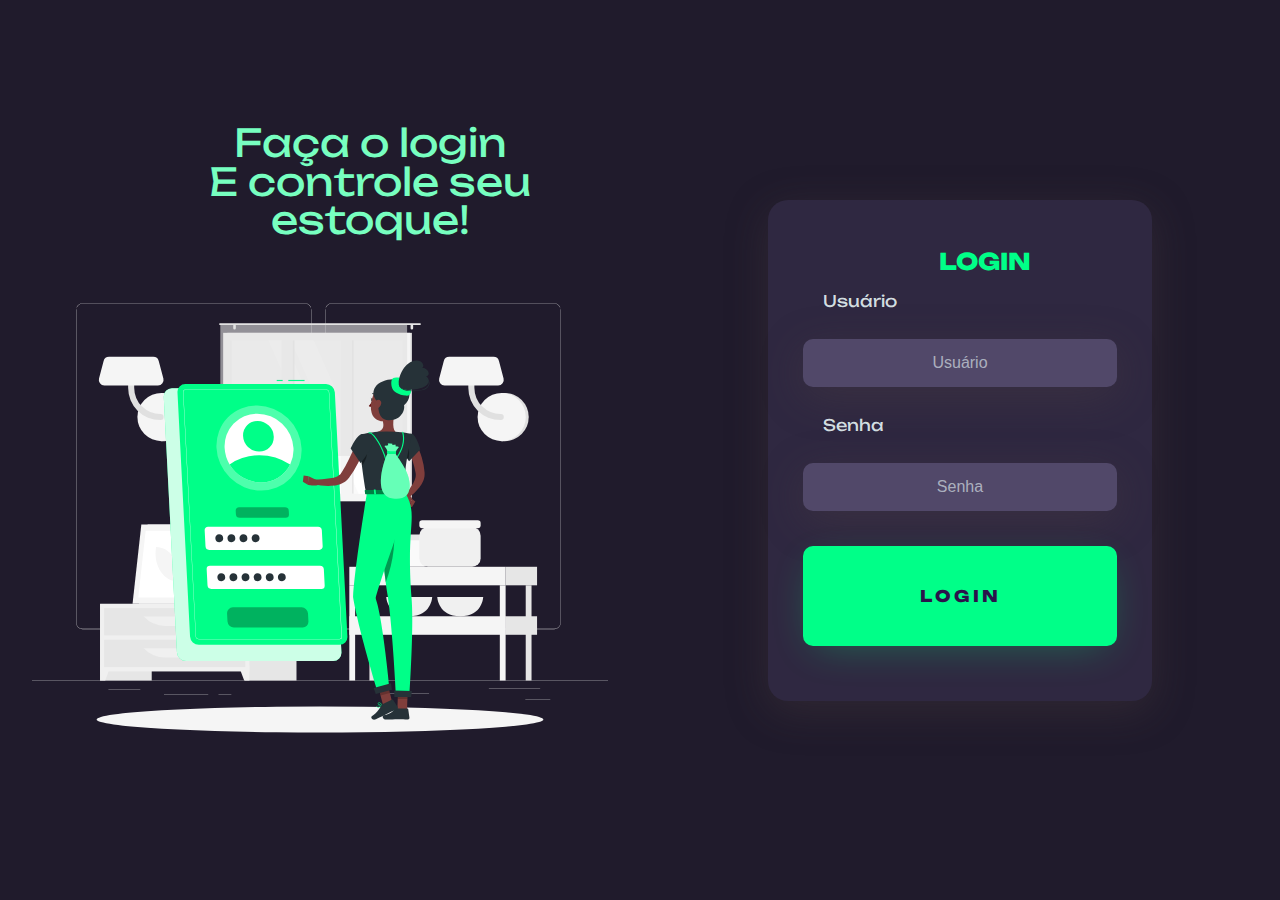
<file: index.html>
<!DOCTYPE html>
<html lang="pt-br">
<head>
    <meta charset="UTF-8">
    <meta http-equiv="X-UA-Compatible" content="IE=edge">
    <meta name="viewport" content="width=device-width, initial-scale=1.0">
    
    <link rel="stylesheet" href="src/css/reset.css">
	<link rel="stylesheet" href="src/css/style.css">
    <link rel="preconnect" href="https://fonts.googleapis.com"><link rel="preconnect" href="https://fonts.gstatic.com" crossorigin><link href="https://fonts.googleapis.com/css2?family=Unbounded:wght@200&display=swap" rel="stylesheet">

    <title>Login</title>
</head>
<body>
    <div class="main-login" id="mainLogin">
        <div class="left-login">
            <h1>Faça o login<br> E controle seu estoque!</h1>
            <img src="src/imagens/login-animate.svg" class="login-animate" alt="Login animado">
        </div>

        <div class="right-login">
            <div class="card-login">
                <h1>LOGIN</h1>
                <div class="textfield">
                    <label for="usuario">Usuário</label>
                    <input id="login" type="text" name="usuario" placeholder="Usuário" class="inputs required">
                </div>

                <div class="textfield">
                    <label for="senha">Senha</label>
                    <input id="senha" type="password" name="senha" placeholder="Senha" class="inputs required">
                </div>
                <button onclick="logar()" class="btn-login">Login</button>
            </div>
        </div>
    </div>

    <script src="src/js/login.js"></script>
</body>
</html>
</file>
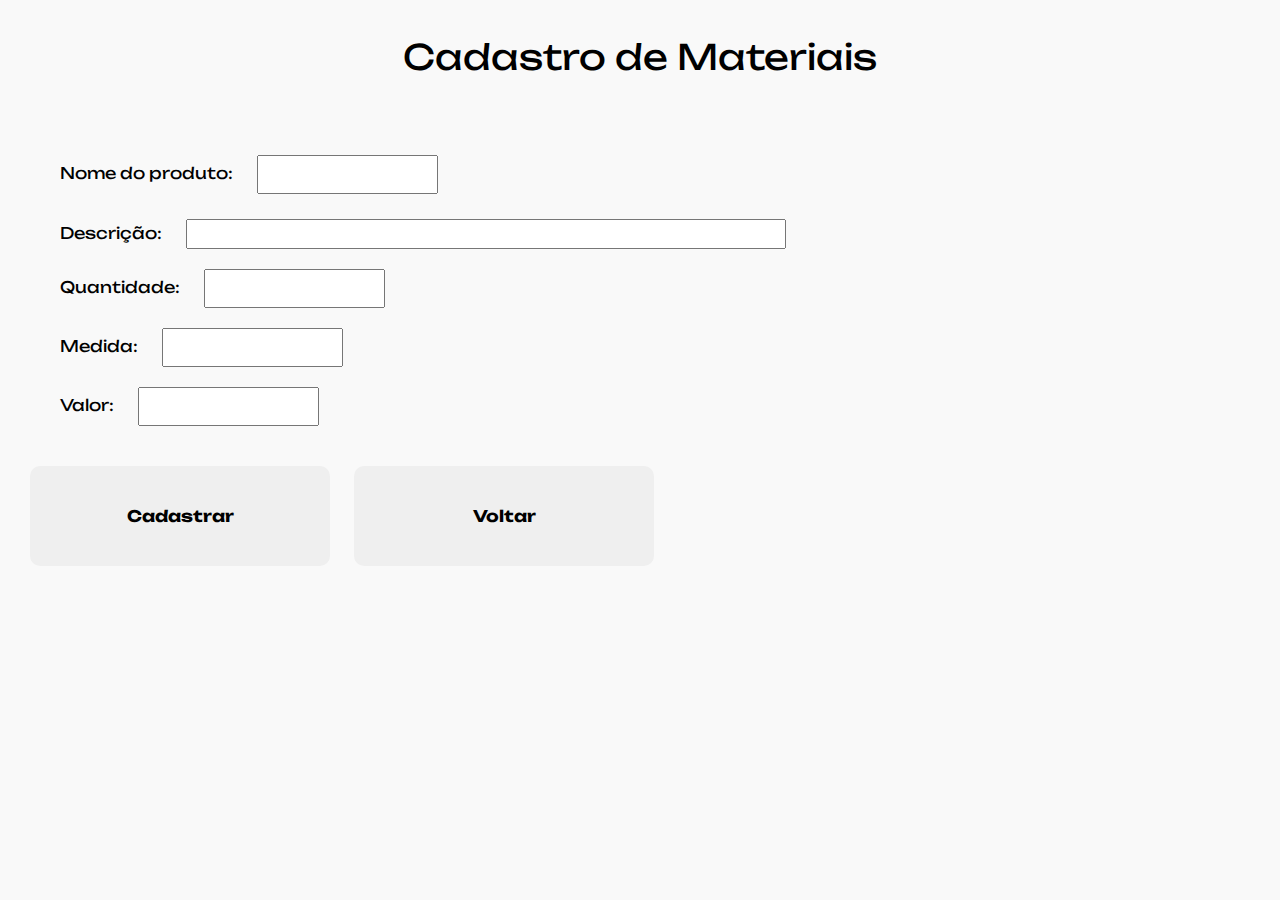
<file: cadastro-de-materiais.html>
<!DOCTYPE html>

<html lang="pt-br">
	<head>
		<meta charset="UTF-8">
		<meta name="viewport" content="width=device-width, initial-scale=1.0">
		<link rel="stylesheet" href="src/css/reset.css">
		<link rel="stylesheet" href="src/css/style.css">

		<link rel="preconnect" href="https://fonts.googleapis.com"><link rel="preconnect" href="https://fonts.gstatic.com" crossorigin><link href="https://fonts.googleapis.com/css2?family=Unbounded:wght@200&display=swap" rel="stylesheet">

		<title>Cadastro de Materiais</title>

	</head>
	<body>
		<header>
			<h2 class="titulo">Cadastro de Materiais</h2>
		</header>

		<section class="secao-dados">
			<div class="ficha-dados">
				<div>
					<label class="name">Nome do produto:</label>
					<input type="text" name="name" id="iName">
				</div>
				<div>
					<label>Descrição:</label>
					<input type="text" name="descricao" id="iDesc">
				</div>
				<div>
					<label>Quantidade:</label>
					<input type="text" name="medida" id="iQuantidade">
				</div>
				<div>
					<label>Medida:</label>
					<input type="text" name="medida" id="iMedida">
				</div>
				<div>
					<label>Valor:</label>
					<input type="text" name="value" id="iValor">
				</div>
			</div>
			<div class="buttons">
				<button class="cadastrar">Cadastrar</button>
				<a href="home.html"><button class="voltar">Voltar</button></a>
			</div>
		</section>
	</body>
</html>
</file>
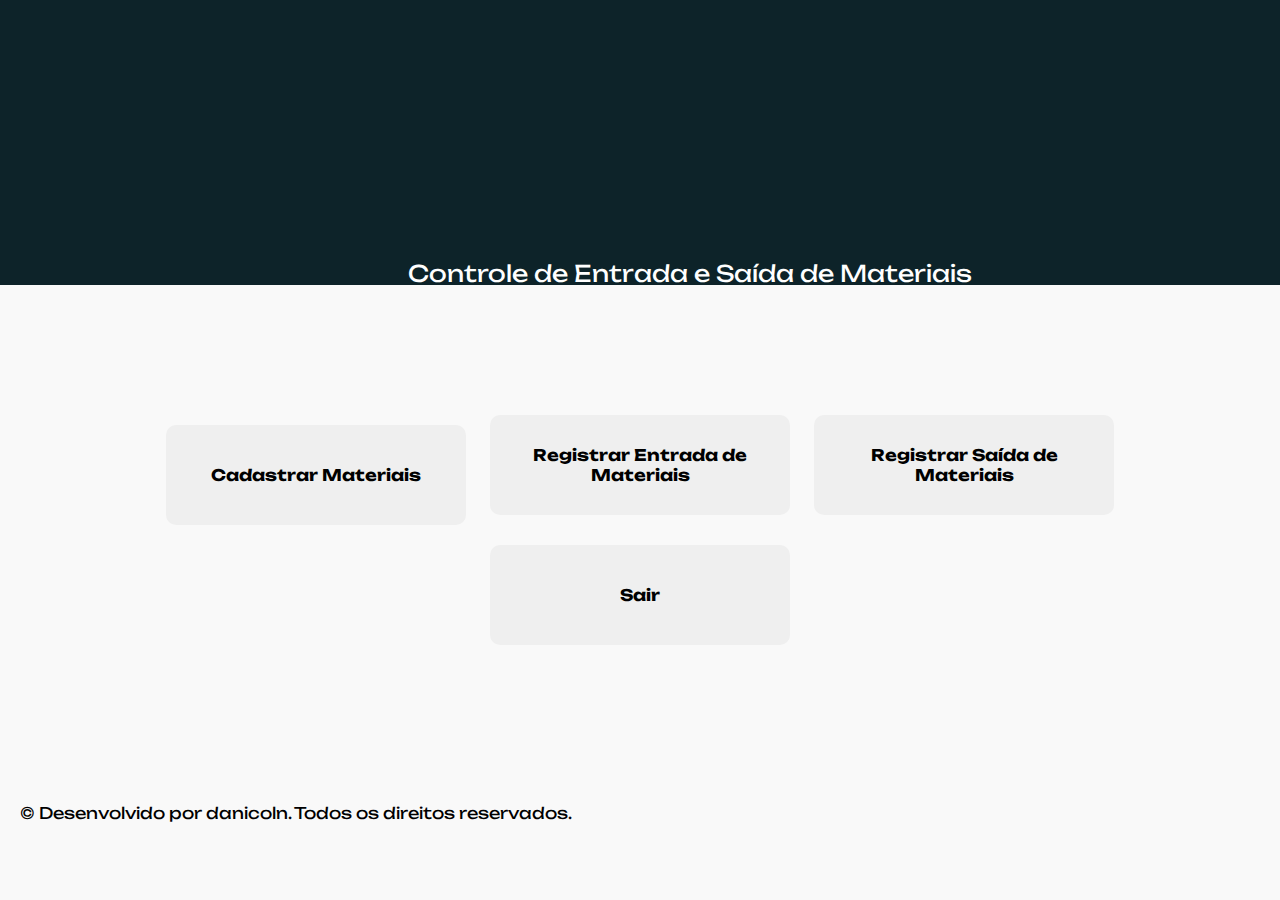
<file: home.html>
<!DOCTYPE html>

<html lang="pt-br">
	
	<head>
		<meta charset="UTF-8">
		<meta name="viewport" content="width=device-width, initial-scale=1.0">
		<link rel="stylesheet" href="src/css/reset.css">
		<link rel="stylesheet" href="src/css/style.css">


		<link rel="preconnect" href="https://fonts.googleapis.com"><link rel="preconnect" href="https://fonts.gstatic.com" crossorigin><link href="https://fonts.googleapis.com/css2?family=Unbounded:wght@200&display=swap" rel="stylesheet">

		<title>Controle de Material</title>
	</head>

	<body>

		<section class="cabecalho">
			<header>
				<img src="src/imagens/logo.svg" width="280px" height="220px">
				<h1>Controle de Entrada e Saída de Materiais</h1>
			</header>
		</section>
		
		<section class="corpo-menu">
			<main class="main">
				<div class="buttons">
					<a href="cadastro-de-materiais.html"><button class="cadastrar-materiais">Cadastrar Materiais</button></a> <!-- botao --> 
					<a href="registra-entrada-materiais.html"><button class="registra-entrada">Registrar Entrada de Materiais</button></a> <!-- botao --> 
					<a href="registra-saida-materiais.html"><button class="registra-saida">Registrar Saída de Materiais</button></a><!-- botao --> 
					<a href="index.html"><button class="sair" onclick="deslogar()">Sair</button></a><!-- botao --> 
				</div>
			</main>
		</section>

	<script src="src/js/script.js"></script>
		<section class="footer">
			<footer>
				&copy; Desenvolvido por danicoln. Todos os direitos reservados.
			</footer>
		</section>

	</body>

</html>
</file>
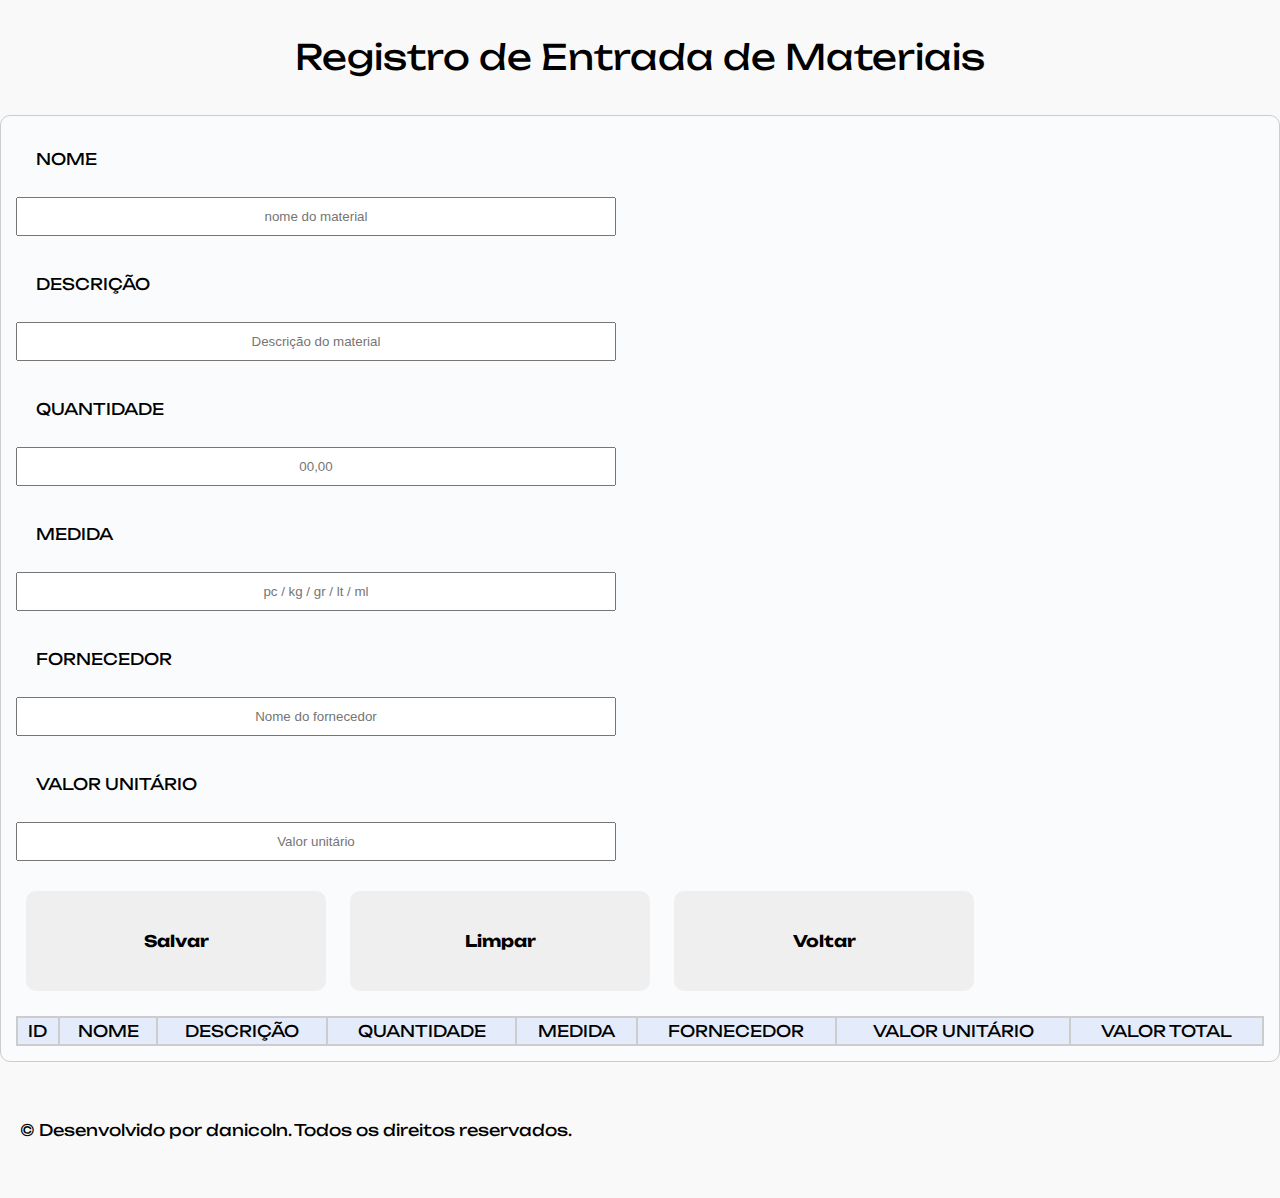
<file: registra-entrada-materiais.html>
<!DOCTYPE html>

<html lang="pt-br">
	<head>
		<meta charset="UTF-8">
		<meta name="viewport" content="width=device-width, initial-scale=1.0">
		<link rel="stylesheet" href="src/css/reset.css">
		<link rel="stylesheet" href="src/css/style.css">

		<link rel="preconnect" href="https://fonts.googleapis.com"><link rel="preconnect" href="https://fonts.gstatic.com" crossorigin><link href="https://fonts.googleapis.com/css2?family=Unbounded:wght@200&display=swap" rel="stylesheet">

		<title>Registro de Entrada de Materiais</title>

	</head>
	<body>
		<header>
			<h2 class="titulo">Registro de Entrada de Materiais</h2>
		</header>

		<main>
			<section class="secao-entrada-materiais">
					
				<div class="card">
					<div class="lineInput">
						<label>NOME</label>
						<input type="text" id="produto" placeholder="nome do material">
					</div>

					<div class="lineInput">
						<label>DESCRIÇÃO</label>
						<input type="text" id="descricao" placeholder="Descrição do material">
					</div>

					
					<div class="lineInput">
						<label>QUANTIDADE</label>
						<input type="text" id="qtde" placeholder="00,00">
					</div>

					<div class="lineInput">
						<label>MEDIDA</label>
						<input type="text" id="medida" placeholder="pc / kg / gr / lt / ml">
					</div>

					<div class="lineInput">
						<label>FORNECEDOR</label>
						<input type="text" id="fornecedor" placeholder="Nome do fornecedor">
					</div>

					<div class="lineInput">
						<label>VALOR UNITÁRIO</label>
						<input type="text" id="vlrUnit" placeholder="Valor unitário">
					</div>

					<!--<div class="lineInput">
						<label>VALOR TOTAL</label>
						<textarea type="text"  disabled></textarea> 
					</div>
				 --> <!-- disabled ou readonly verificar-->
				
					<button onclick="produto.salvar()">Salvar</button>
					<button onclick="produto.limpar()">Limpar</button>
					<a href="home.html"><button class="voltar">Voltar</button></a>
				
					<section class="content">

						<table>
							<thead>
								<th>ID</th>
								<th>NOME</th>
								<th>DESCRIÇÃO</th>
								<th>QUANTIDADE</th>
								<th>MEDIDA</th>
								<th>FORNECEDOR</th>
								<th>VALOR UNITÁRIO</th>
								<th>VALOR TOTAL</th>
							</thead>
							<tbody id="tbody">
								
							</tbody>
						</table>
					</section>
				</div>
			</section>
		</main>

		<script src="src/js/script.js"></script>

		<section class="footer">
			<footer>
				&copy; Desenvolvido por danicoln. Todos os direitos reservados.
			</footer>
		</section>

	</body>
	</html>
</file>
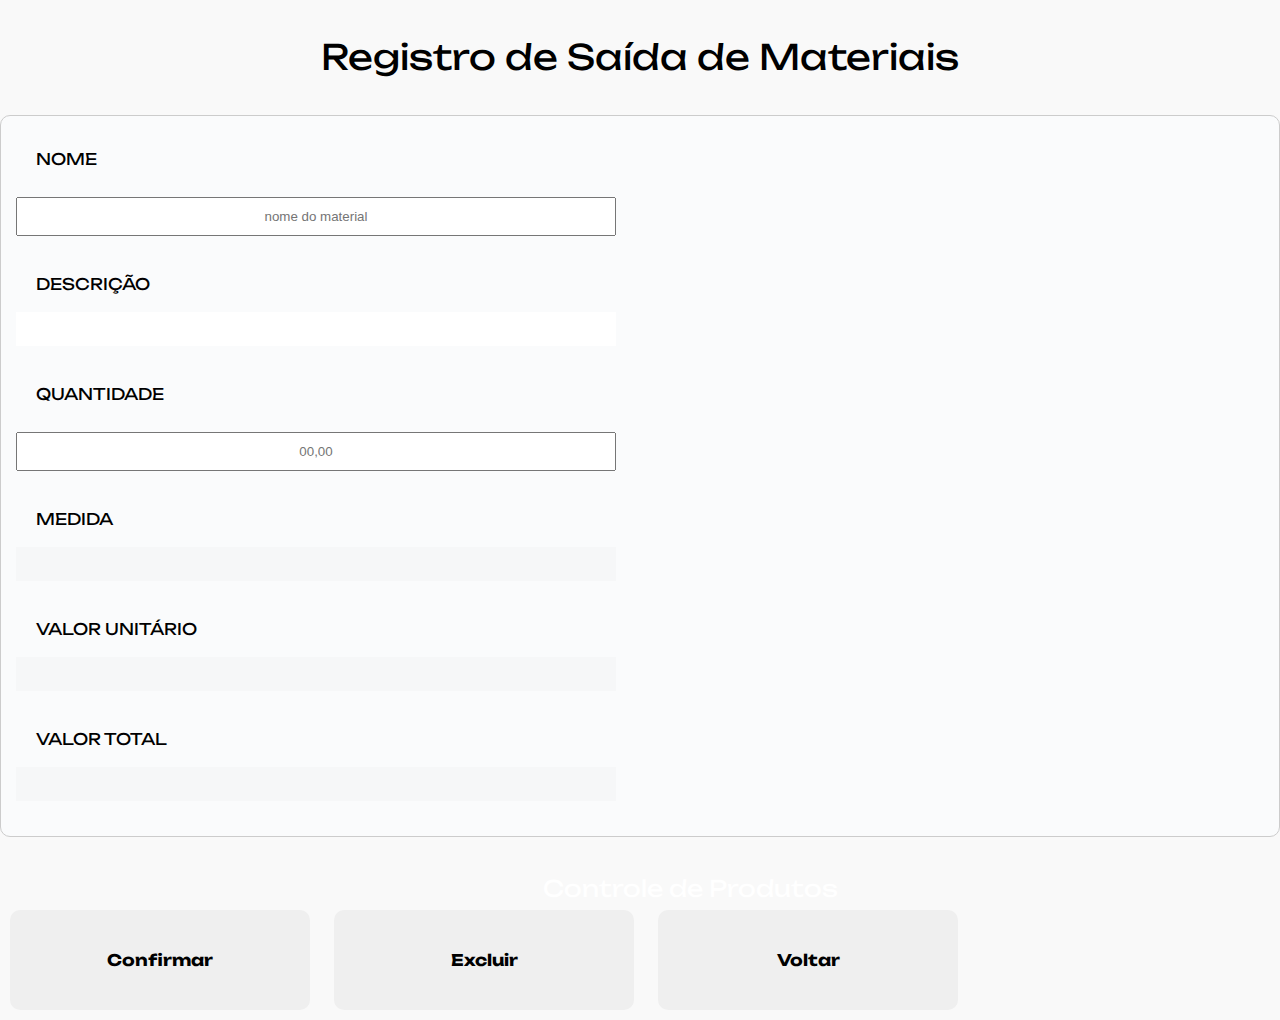
<file: registra-saida-materiais.html>
<!DOCTYPE html>

<html lang="pt-br">
	<head>
		<meta charset="UTF-8">
		<meta name="viewport" content="width=device-width, initial-scale=1.0">
		<link rel="stylesheet" href="src/css/reset.css">
		<link rel="stylesheet" href="src/css/style.css">

		<link rel="preconnect" href="https://fonts.googleapis.com"><link rel="preconnect" href="https://fonts.gstatic.com" crossorigin><link href="https://fonts.googleapis.com/css2?family=Unbounded:wght@200&display=swap" rel="stylesheet">

		<title>Registro de Saída de Materiais</title>

	</head>
	<body>
		<header>
			<h2 class="titulo">Registro de Saída de Materiais</h2>

		</header>

		<main>
			<section class="secao-saida-materiais">
					
				<div class="card">
					<div class="lineInput">
						<label>NOME</label>
						<input type="text" id="produto" placeholder="nome do material">
					</div>

					<div class="lineInput">
						<label>DESCRIÇÃO</label>
						<textarea type="text" id="produto" disbled></textarea>
					</div>

					
					<div class="lineInput">
						<label>QUANTIDADE</label>
						<input type="text" id="produto" placeholder="00,00">
					</div>

					<div class="lineInput">
						<label>MEDIDA</label>
						<textarea type="text" id="produto" disabled></textarea>
					</div>

					<div class="lineInput">
						<label>VALOR UNITÁRIO</label>
						<textarea type="text" id="produto" disabled></textarea>
					</div>

					<div class="lineInput">
						<label>VALOR TOTAL</label>
						<textarea type="text" id="produto" disabled></textarea> <!-- disabled ou readonly verificar-->
					</div>
				</div>
				
				<h1>Controle de Produtos</h1>
				<button onclick="produto.confirmar()">Confirmar</button>
				<button onclick="produto.excluir()">Excluir</button>
				<a href="home.html"><button class="voltar">Voltar</button></a>

			</section>

		<script src="src/js/script.js"></script>

	</body>
	</html>
</file>
<file: src/css/style.css>
body{
	font-family: 'Unbounded', cursive;
	background: #F9F9F9;
}

body *{ /*Qualquer estilo aqui serve para todos os elementos do body*/
	box-sizing: border-box;
}

.cabecalho{
	background: #0d2329;
	
}
header img{
	padding: 0px 0px 0px 280px;
	margin: 0px 0px 0px 280px;
}

h1{
	color: white;
	padding: 20px 10px 0px 60px;
	margin: 20px 10px 0px 60px;
	display: block;
	font-size: 23px;
	text-align: center;
}

.corpo-menu{
	padding: 50px 20px 50px 20px;
	margin: 50px 20px 50px 20px;
	text-align: center;
}

.main{
	display: block;
	padding: 10px 10px 10px 10px;
	margin: 10px 10px 10px 10px;
}

button{
	font-family: 'Unbounded', cursive;
	
	padding: 10px 10px 10px 10px;
	margin: 10px 10px 10px 10px;
	width: 300px;
	height: 100px;
	font-size: 16px;
	font-weight: bold;

	border: none;
	border-radius: 10px;
	cursor: pointer;
	transition: 2s all;
}

button:hover{
	background: #CFFF5D;
	transform: scale(1.1);
}


/* pagina cadastro-de-materiais */

.titulo{
	padding: 20px 20px 20px 20px;
	margin: 20px 20px 20px 20px;
	text-align: center;
	font-size: 35px;
}

.secao-dados{
	padding: 10px;
	margin: 10px;
}

.ficha-dados{
	padding: 10px;
	margin: 10px;
}

div label{
	padding: 10px 10px 10px 10px;
	margin: 10px 10px 10px 10px;
	display: inline;
}
div input{
	padding: 10px 0px 10px 0px;
	margin: 10px 0px 10px 0px;
	text-align: center;
	outline: 0;
}

textarea{
	text-align: center;
	resize: none;
	border: none;

	display: grid;
	margin-bottom: 10px;
	width: 600px;

}


#iDesc{
	display: inline;
	width: 600px;
	height: 30px;
	font-size: left;
	margin-top: 15px;
	
}

.footer{
	padding: 30px 10px 30px 10px;
	margin: 30px 10px 30px 10px;
}

.card{
	background: #fafbfc;
	border: 1px solid #CCC;
	padding: 15px;
	border-radius: 10px;
}

.lineInput{
	display: grid;
	margin-bottom: 10px;
	width: 600px;
}

.content{
	margin-top: 15px;
}

table{
	border-collapse: collapse;
	border: 2px solid #CCC;
	width: 100%;
}

table th{
	background-color: #E4EBFA;
	border: 2px solid #CCC;
}



table th, td{
	border: 2px solid #CCC;
	padding: 5px 5px;
	text-align: center;
}

.main-login{
	width: 100vw;
	height: 100vh;
	background: #201b2c;
	display: flex;
	justify-content: center;
	align-items: center;
}

.left-login{
	width: 50vw;
	height: 100vh;
	display: flex;
	flex-direction: column;
	justify-content: center;
	align-items: center;
}

.left-login > h1{
	font-size: 3vw;
	color: #77ffc0;
}

.login-animate{
	width:45vw;
}

.right-login{
	width: 50vw;
	height: 100vh;
	display: flex;
	justify-content: center;
	align-items: center;
}

.card-login{
	width: 60%; /*o percentual pega apenas a tela da div*/
	display: flex;
	flex-direction: column;
	justify-content: center;
	align-items: center;
	padding: 30px 35px;
	background: #2f2841;
	border-radius: 20px;
	box-shadow: 0px 10px 40px #50404056;
}

.card-login > h1{
	color: #00ff88;
	font-weight: 800;
	margin: 0;
}

.textfield{
	width: 100%;
	display: flex;
	flex-direction: column; 
	align-items: flex-start;
	justify-content: center;
}

.textfield > input{
	width: 100%;
	border: none;
	border-radius: 10px;
	padding: 15px;
	background: #514869;
	color: #f0ffffde;
	font-size: 12pt;
	box-shadow: 0px 10px 40px #50404056;
	box-sizing: border-box;
}

.textfield > label{
	color: #f0ffffde;
	margin-bottom: 10px;
}

.textfield > input::placeholder{
	color: #f0ffff94 ;
}

.btn-login{
	width: 100%;
	padding: 16px 0px;
	margin: 25px;
	text-transform: uppercase;
	font-weight: 800;
	letter-spacing: 3px;
	color: #2b134b;
	background: #00ff88;
	box-shadow: 0px 10px 40px -12px #00FF8052;

}

@media only screen and (max-width: 950px){
	.card-login{
		width: 85%;
	}
}


@media only screen and (max-width: 600px){
	.main-login{
		flex-direction: column;
	}

	.left-login > h1{
		display: none;
	}

	.left-login, .right-login{
		width: 100%;
		height: auto;
	}

	.login-animate{
		width: 50vw;
	}

	.card-login{
		width: 90%;
	}
}
</file>
